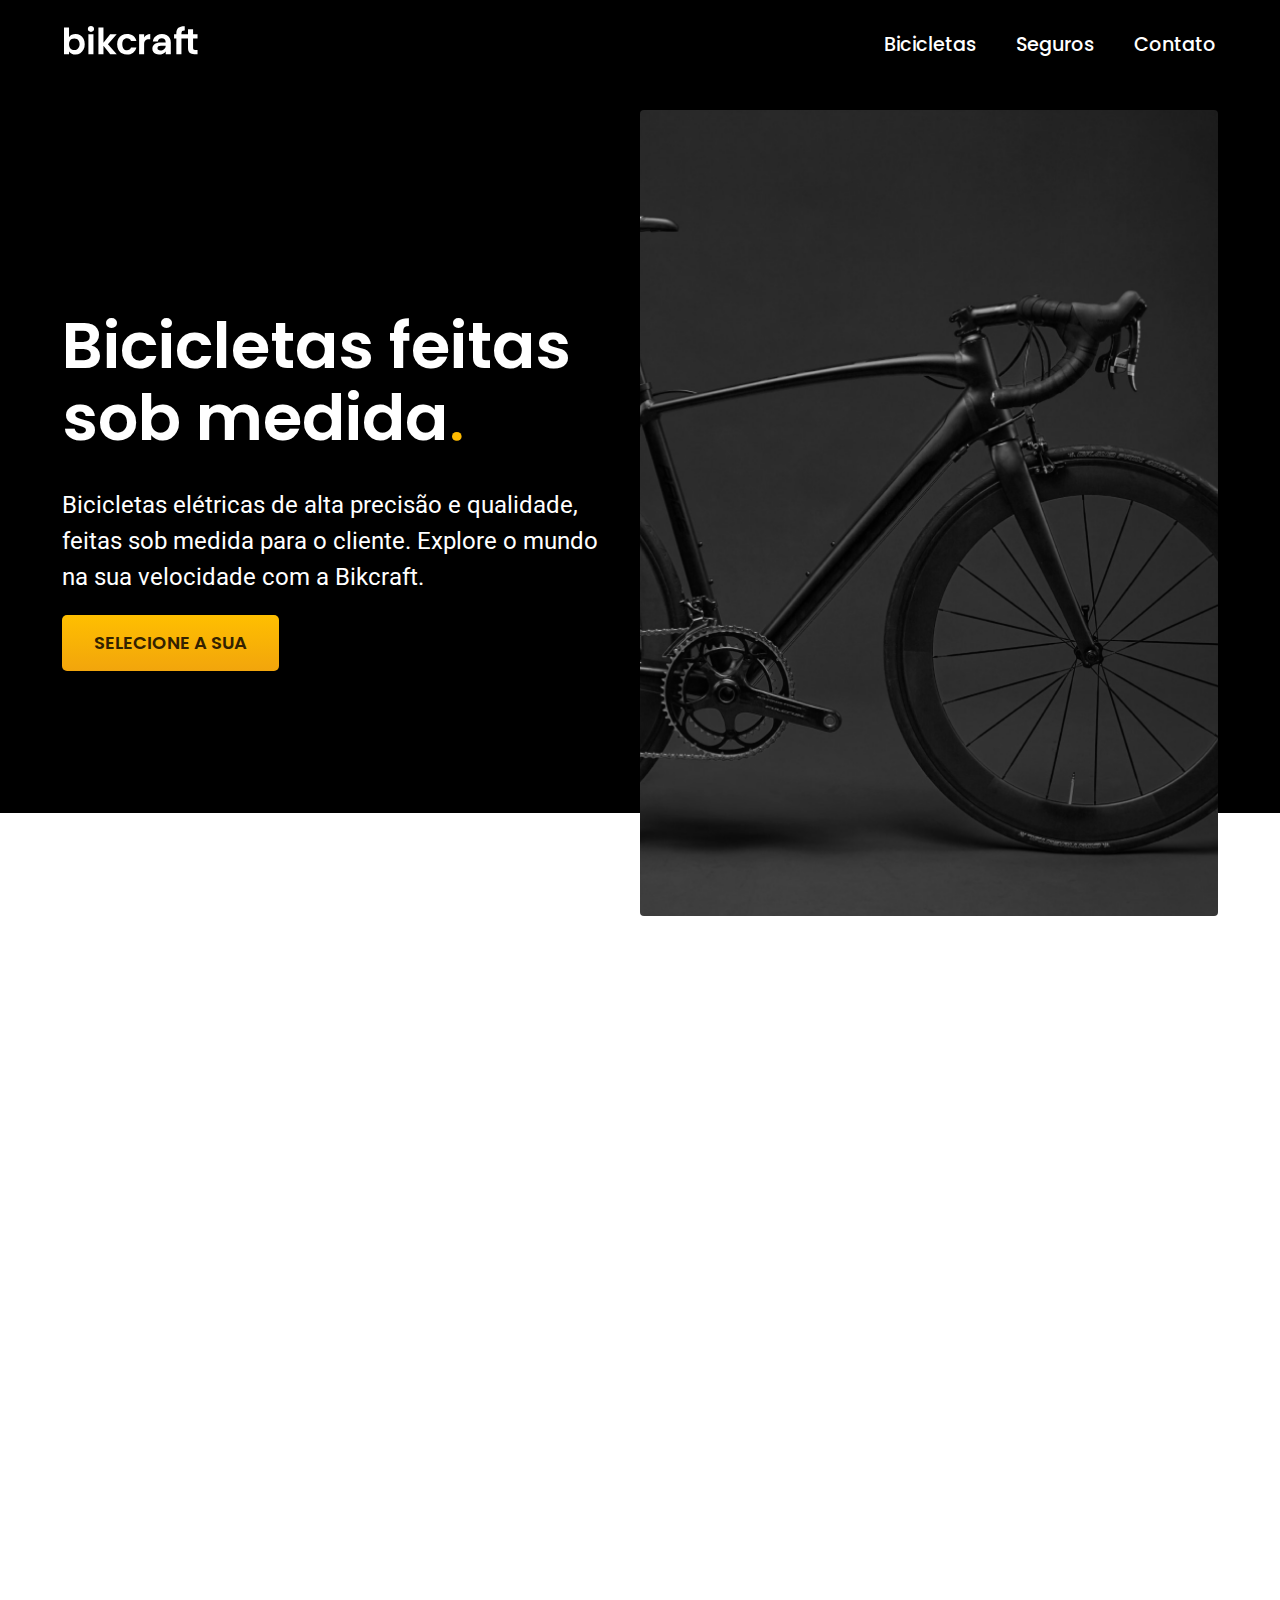
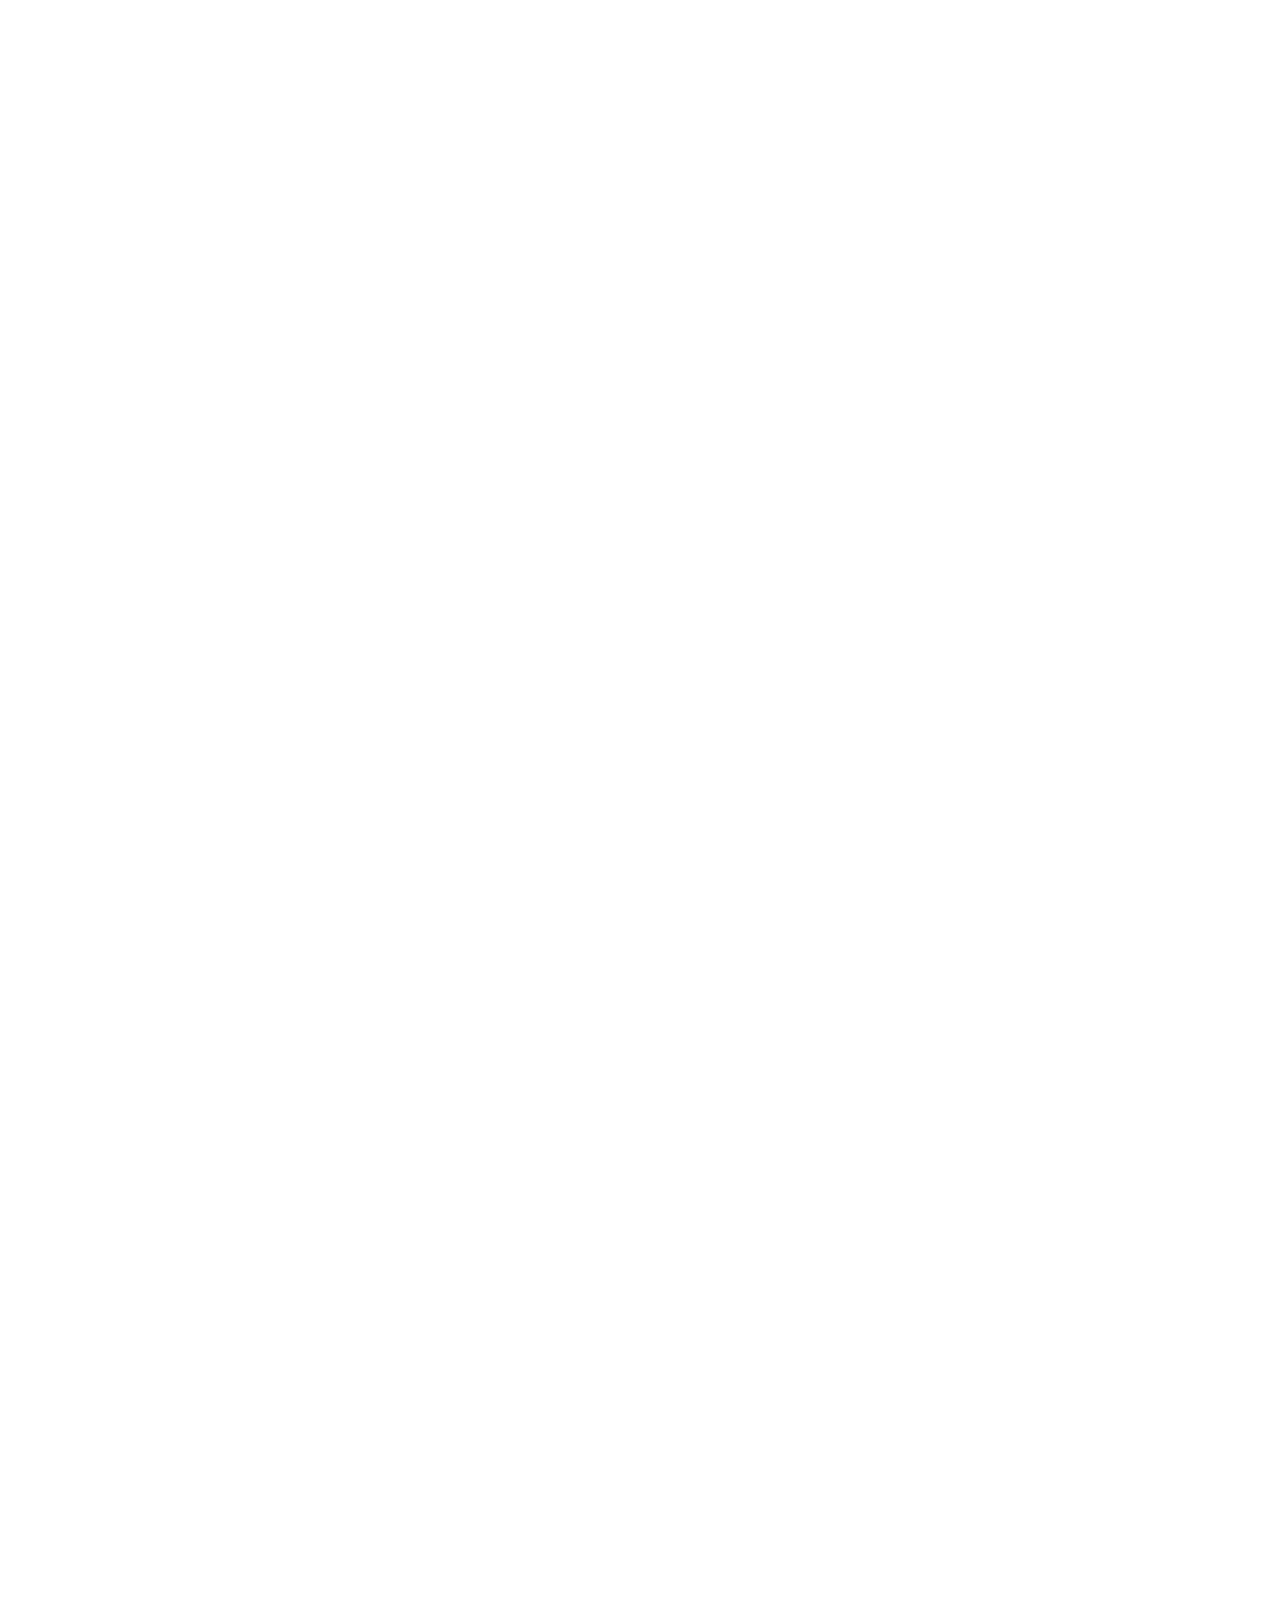
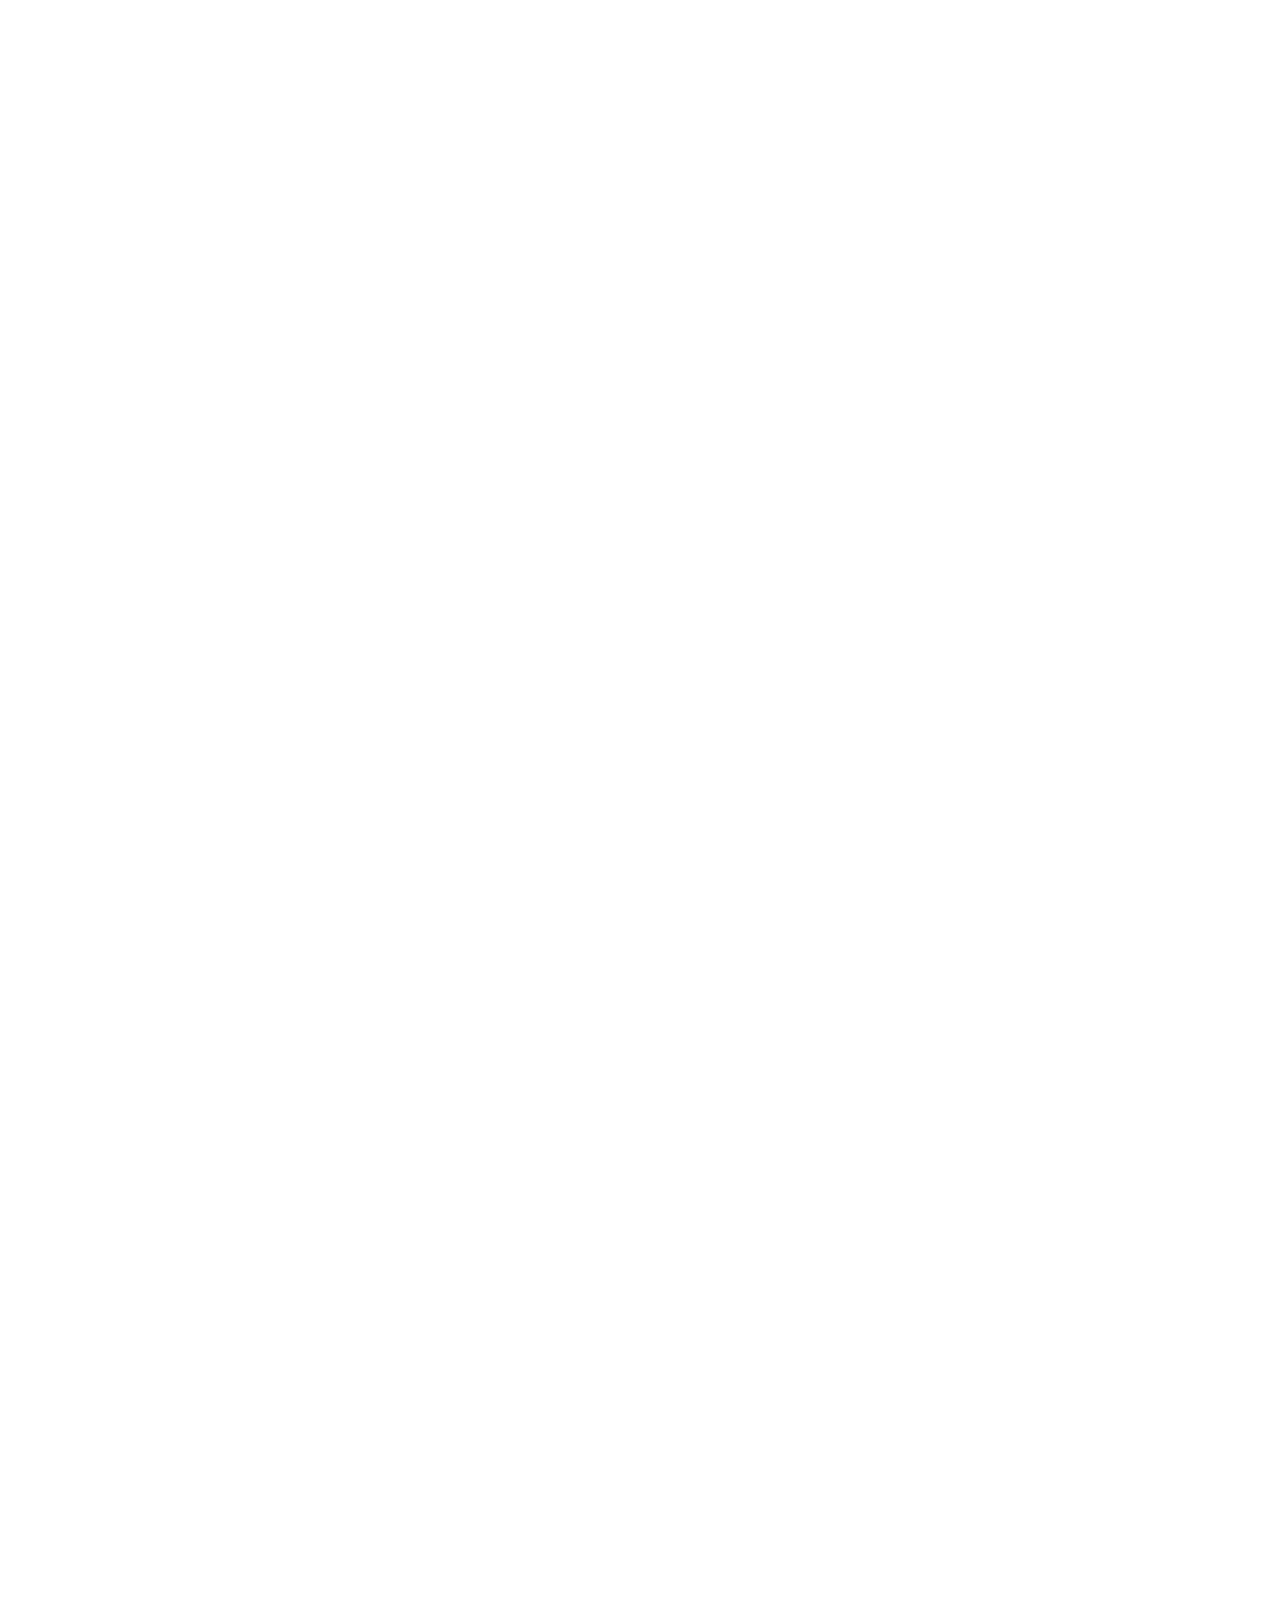
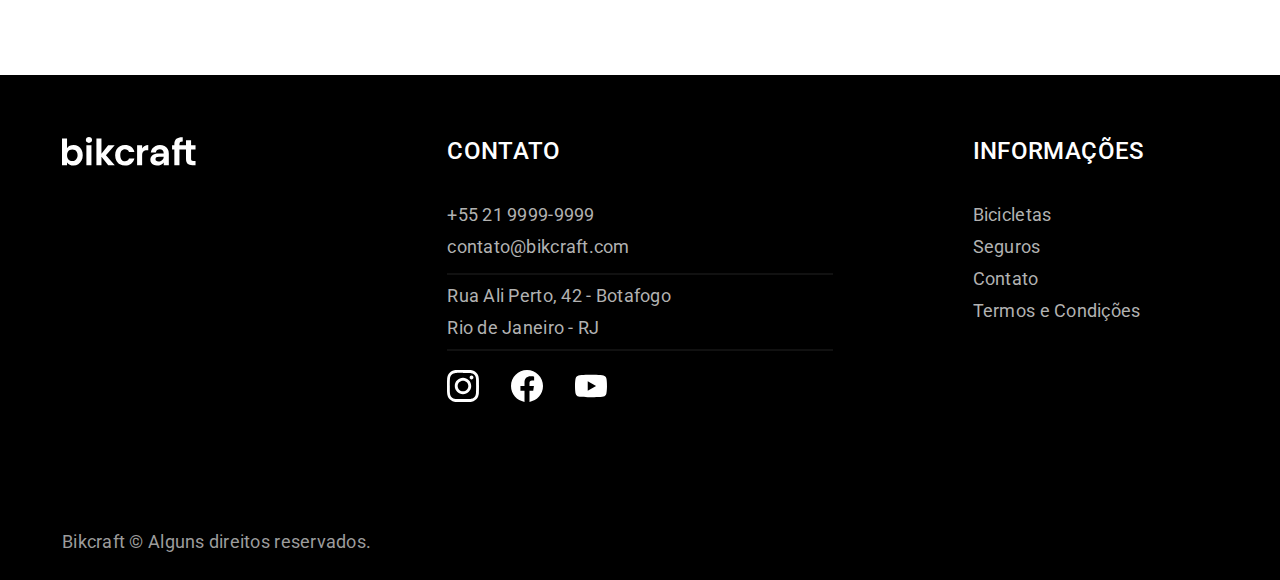
<file: index.html>
<!DOCTYPE html>
<html lang="pt-BR">

<head>
  <meta charset="UTF-8">
  <meta http-equiv="X-UA-Compatible" content="IE=edge">
  <meta name="viewport" content="width=device-width, initial-scale=1.0">
  <meta name="description" content="Bicicletas elétricas de alta precisão e qualidade, feitas sob medida para o cliente. Explore o mundo na sua velocidade com a Bikcraft.">
  <meta name="keywords" content="Bicicleta Bicicletas Bicicletas elétrica">
  <title>Bikcraft - home</title>
  <link rel="stylesheet" href="./css/style.css">
  <link rel="preconnect" href="https://fonts.googleapis.com">
  <link rel="preconnect" href="https://fonts.gstatic.com" crossorigin>
  <link href="https://fonts.googleapis.com/css2?family=Poppins:wght@400;500;600;700&family=Roboto:wght@400;500&display=swap" rel="stylesheet">
</head>

<body>
  <header class="header-bg" id="header">
    <div class="header">
      <a href="#header"><img src="./arquivos-cliente/bikcraft.svg" alt="logo"></a>
      <nav aria-label="primária">
        <ul class="header-menu">
          <li><a href="./bicicletas.html">Bicicletas</a></li>
          <li><a href="./seguros.html">Seguros</a></li>
          <li><a href="./contato.html">Contato</a></li>
        </ul>
      </nav>
    </div>
  </header>
  <main class="main-bg">
    <div class="main">
      <div class="main-content">
        <h1 data-anime="top" data-tempo="3000">Bicicletas feitas <br>
          sob medida<span class="ponto">.</span></h1>
        <p data-anime="top" data-tempo="2000">Bicicletas elétricas de alta precisão e qualidade, feitas sob medida para o cliente. Explore o mundo na sua velocidade com a Bikcraft.</p>
        <a href="" data-anime="top" data-tempo="1000">SELECIONE A SUA</a>
      </div>
      <div>
        <img class="" data-anime="right" data-tempo="1000" src="./arquivos-cliente/img-intro.png" alt="Bicicleta preta">
      </div>
    </div>
  </main>
  <section class="bicicletas-bg" data-scroll>
    <div class="bicicletas">
      <h1>escolha a sua<span class="ponto">.</span></h1>
      <div class="cards">

        <div class="card">
          <a href="./bicicletas/magic.html">
            <img src="./arquivos-cliente/fotos/bicicletas/bicicleta1.jpg" alt="">
            <h3>Magic Might</h3>
            <p>R$ 2499</p>
          </a>
        </div>


        <div class="card">
          <a href="./bicicletas/nimbus.html">
            <img src="./arquivos-cliente/fotos/bicicletas/bicicleta2.jpg" alt="">
            <h3>Nimbus Stark</h3>
            <p>R$ 4999</p>
          </a>
        </div>

        <div class="card">
          <a href="./bicicletas/nebula.html">
            <img src="./arquivos-cliente/fotos/bicicletas/bicicleta3.jpg" alt="">
            <h3>Nebula Cosmic</h3>
            <p>R$ 3999</p>
          </a>
        </div>
      </div>
    </div>
  </section>
  <section class="diferencial-bg" data-scroll>
    <div class="diferencial">
      <div class="diferencial-content">
        <h2>Tecnologia Avançada</h2>
        <h1>você escolhe as <br> suas cores e <br> componentes<span class="ponto">.</span></h1>
        <p>Cada Bikcraft é única e possui a sua identidade. As medidas serão exatas para o seu corpo e altura, garantindo maior conforto e ergonomia na sua pedalada. Você pode também personalizar completamente as suas cores.</p>
        <a href="">ESCOLHA UM MODELO</a>
        <div class="diferencial-descricao">
          <div class="diferencial-descricao-item">
            <img src="./arquivos-cliente/icones/bicicletas/eletrica.svg" alt="">
            <h3>Motor Elétrico</h3>
            <p>Toda Bikcraft é equipada com um motor elétrico que possui duração de até 120h. A bateria é recarregada com a sua energia gasta ao pedalar.</p>
          </div>

          <div class="diferencial-descricao-item">
            <img src="./arquivos-cliente/icones/bicicletas/rastreador.svg" alt="">
            <h3>Rastreador</h3>
            <p>Sabemos o quão preciosa é a sua Bikcraft, por isso adicionamos rastreadores e sistemas anti-furto para garantir o seu sossego.</p>
          </div>
          <div class="diferencial-descricao-item"></div>
        </div>
      </div>
      <div class="diferencial-imagem">
        <img src="./arquivos-cliente/fotos/gerais/diferencial.jpg" alt="">
      </div>
    </div>
  </section>
  <section class="parceiros-bg" data-scroll>
    <div class="parceiros">
      <div class="parceiros-content">
        <h2>nossos parceiros<span class="ponto">.</span></h2>
        <ul>
          <li><img src="./arquivos-cliente/parceiros/caravan.svg" alt=""></li>
          <li><img src="./arquivos-cliente/parceiros/ranek.svg" alt=""></li>
          <li><img src="./arquivos-cliente/parceiros/handel.svg" alt=""></li>
          <li><img src="./arquivos-cliente/parceiros/dogs.svg" alt=""></li>
          <li><img src="./arquivos-cliente/parceiros/lescone.svg" alt=""></li>
          <li><img src="./arquivos-cliente/parceiros/flexblog.svg" alt=""></li>
          <li><img src="./arquivos-cliente/parceiros/wildbeast.svg" alt=""></li>
          <li><img src="./arquivos-cliente/parceiros/surfbot.svg" alt=""></li>
        </ul>
      </div>
    </div>
  </section>
  <section class="depoimento" data-scroll>
    <div>
      <img src="./arquivos-cliente/fotos/gerais/depoimento.jpg" alt="">
    </div>
    <div class="depoimento-content">
      <blockquote>
        <p>Pedalar sempre foi a minha paixão, o que o pessoal da Bikcraft fez foi intensificar o meu amor por esta atividade. Recomendo à todos que amo.</p>
      </blockquote>
      <span>Ana Júlia</span>
    </div>
  </section>
  <section class="seguro-bg" data-scroll>
    <div class="seguro-content">
      <div class="seguro-planos">
        <h2>Seguros<span class="ponto">.</span></h2>
        <div class="plano-prata">
          <div class="">
            <h3>PRATA</h3>
            <ul>
              <li>Duas trocas por ano</li>
              <li>Assistência técnica</li>
              <li>Suporte 08h às 18h</li>
              <li>Cobertura estadual</li>
            </ul>
            <a href="">Inscreva-se</a>
          </div>
          <div>
            <p>R$ 199</p>
            <span>mensal</span>
          </div>
        </div>
        <div class="plano-ouro">
          <div class="">
            <h3>OURO</h3>
            <ul>
              <li>Duas trocas por ano</li>
              <li>Assistência técnica</li>
              <li>Suporte 08h às 18h</li>
              <li>Cobertura estadual</li>
              <li>Cobertura estadual</li>
              <li>Cobertura estadual</li>
            </ul>
            <a href="">Inscreva-se</a>
          </div>
          <div>
            <p>R$ 199</p>
            <span>mensal</span>
          </div>
        </div>
      </div>
  </section>
  <footer class="footer-bg">
    <div class="footer">
      <a href="#header"><img src="./arquivos-cliente/bikcraft.svg" alt="logo"></a>
      <div class="footer-contato">
        <h3>Contato</h3>
        <ul>
          <li><a href="tel:+55219999-9999">+55 21 9999-9999</a></li>
          <li><a href="mailto:contato@bikcraft.com?subject='link HTML'">contato@bikcraft.com</a></li>

          <li>Rua Ali Perto, 42 - Botafogo <br>
            Rio de Janeiro - RJ</li>
        </ul>
        <div class="footer-contato-social">
          <a href="https://www.instagram.com" target="_blank">
            <img src="./arquivos-cliente/icones/redes-sociais/instagram.svg" alt="">
          </a>
          <a href="https://www.facebook.com" target="_blank">
            <img src="./arquivos-cliente/icones/redes-sociais/facebook.svg" alt="">
          </a>
          <a href="https://www.youtube.com" target="_blank">
            <img src="./arquivos-cliente/icones/redes-sociais/youtube.svg" alt="">
          </a>
        </div>
      </div>
      <div class="footer-informacao">
        <h3>Informações</h3>
        <ul>
          <li><a href="./bicicletas.html">Bicicletas</a></li>
          <li><a href="./seguros.html">Seguros</a></li>
          <li><a href="./contato.html">Contato</a></li>
          <li><a href="./termos.html">Termos e Condições</a></li>
        </ul>
      </div>
    </div>
    <div class="footer-final">
      <p>Bikcraft © Alguns direitos reservados.</p>
    </div>
  </footer>
  <script src="./js/script.js"></script>
</body>

</html>
</file>
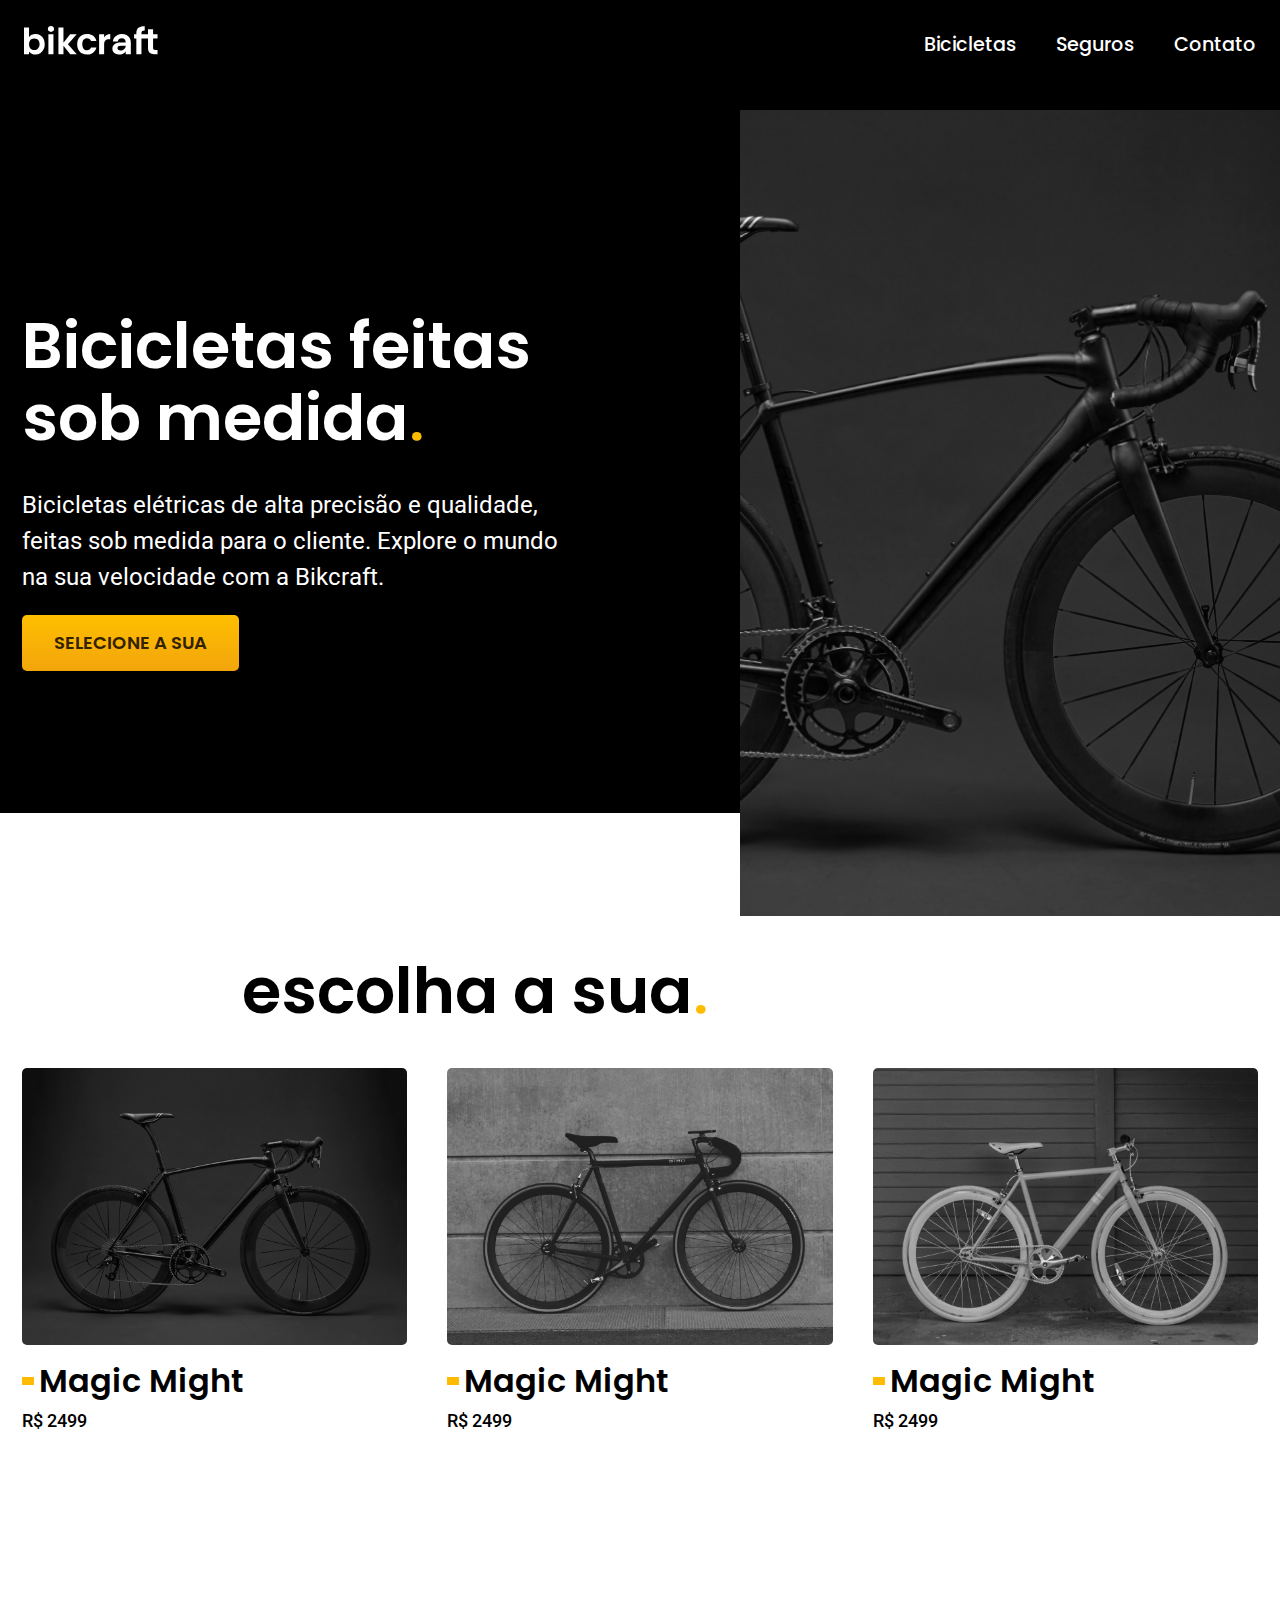
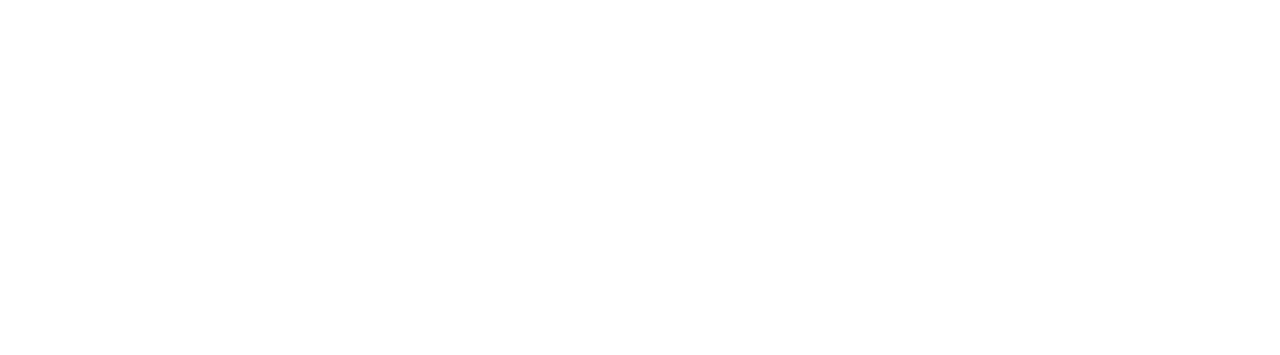
<file: Site completo/index.html>
<!DOCTYPE html>
<html lang="pt-BR">

<head>
  <meta charset="UTF-8">
  <meta http-equiv="X-UA-Compatible" content="IE=edge">
  <meta name="viewport" content="width=device-width, initial-scale=1.0">
  <title>Document</title>
  <link rel="stylesheet" href="./css/style.css">
  <link rel="preconnect" href="https://fonts.googleapis.com">
  <link rel="preconnect" href="https://fonts.gstatic.com" crossorigin>
  <link href="https://fonts.googleapis.com/css2?family=Poppins:wght@400;500;600;700&family=Roboto:wght@400;500&display=swap" rel="stylesheet">
</head>

<body>
  <header class="header-bg">
    <div class="header">
      <a href=""><img src="./arquivos-cliente/bikcraft.svg" alt="logo"></a>
      <nav aria-label="primária">
        <ul class="header-menu">
          <li><a href="">Bicicletas</a></li>
          <li><a href="">Seguros</a></li>
          <li><a href="">Contato</a></li>
        </ul>
      </nav>
    </div>
  </header>
  <main class="main-bg">
    <div class="main">
      <div class="main-content">
        <h1>Bicicletas feitas <br>
          sob medida<span class="ponto">.</span></h1>
        <p>Bicicletas elétricas de alta precisão e qualidade, feitas sob medida para o cliente. Explore o mundo na sua velocidade com a Bikcraft.</p>
        <a href="">SELECIONE A SUA</a>
      </div>
      <img class="" src="./arquivos-cliente/img-intro.png" alt="Bicicleta preta">
    </div>
  </main>
  <section class="bicicletas-bg">
    <div class="bicicletas">
      <h1>escolha a sua<span class="ponto">.</span></h1>
      <div class="cards">
        <div class="card">
          <img src="./arquivos-cliente/fotos/bicicletas/bicicleta1.jpg" alt="">
          <h3>Magic Might</h3>
          <p>R$ 2499</p>
        </div>

        <div class="card">
          <img src="./arquivos-cliente/fotos/bicicletas/bicicleta2.jpg" alt="">
          <h3>Magic Might</h3>
          <p>R$ 2499</p>
        </div>

        <div class="card">
          <img src="./arquivos-cliente/fotos/bicicletas/bicicleta3.jpg" alt="">
          <h3>Magic Might</h3>
          <p>R$ 2499</p>
        </div>
      </div>
    </div>

  </section>
</body>

</html>
</file>
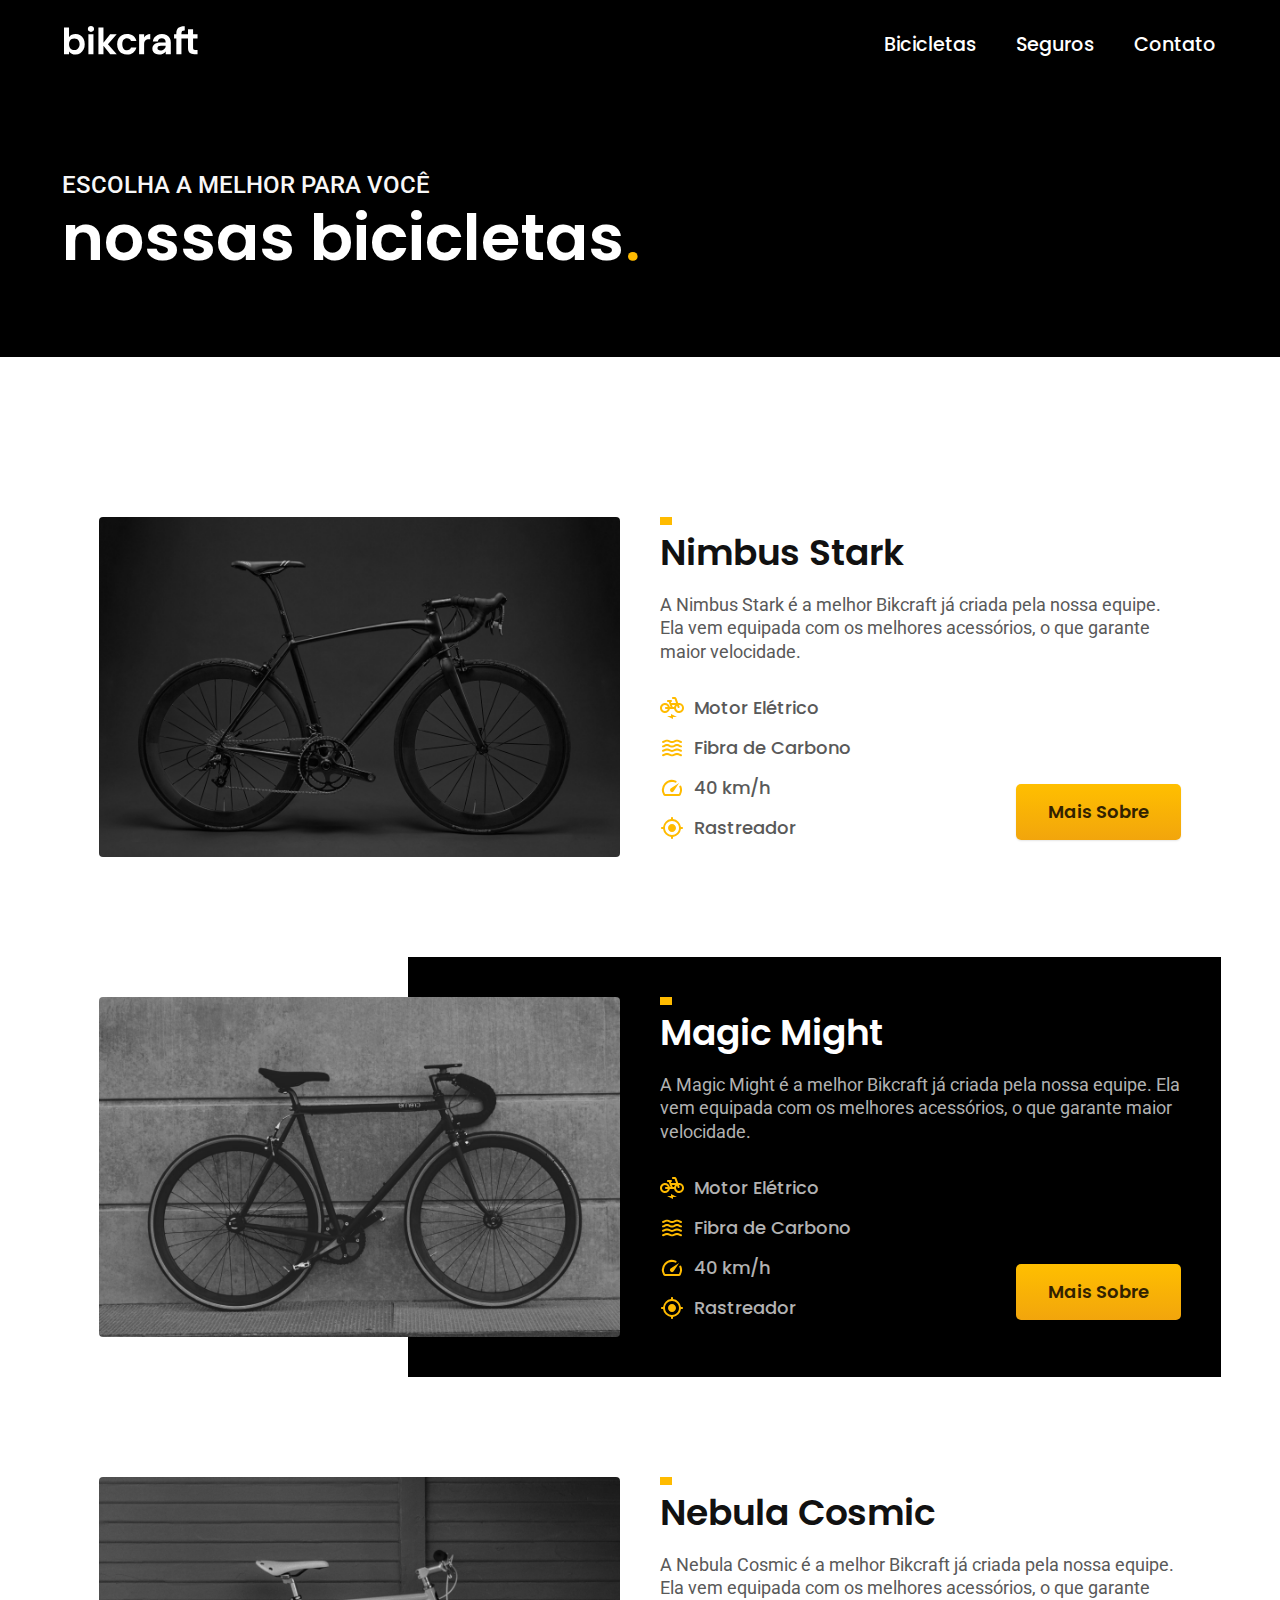
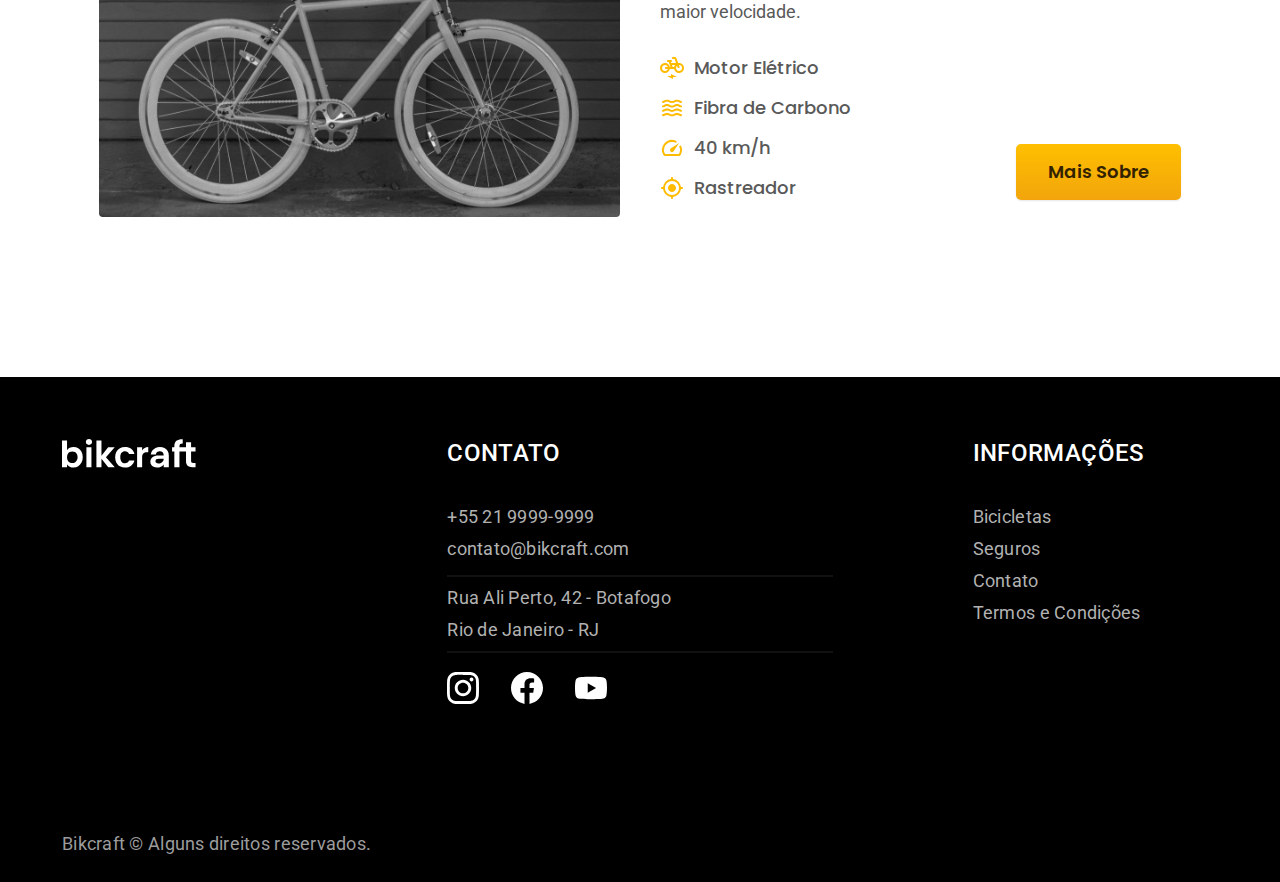
<file: bicicletas.html>
<!DOCTYPE html>
<html lang="en">

<head>
  <meta charset="UTF-8">
  <meta http-equiv="X-UA-Compatible" content="IE=edge">
  <meta name="viewport" content="width=device-width, initial-scale=1.0">
  <meta name="description" content="Termos e condições  Bikcraft">
  <meta name="keywords" content="Bikcraft Bicicleta Bicicletas Bicicletas elétrica Termos condiçoes">
  <title>Bikcraft - Bicicletas</title>
  <link rel="stylesheet" href="./css/style.css">
  <link rel="preconnect" href="https://fonts.googleapis.com">
  <link rel="preconnect" href="https://fonts.gstatic.com" crossorigin>
  <link href="https://fonts.googleapis.com/css2?family=Poppins:wght@400;500;600;700&family=Roboto:wght@400;500&display=swap" rel="stylesheet">
</head>

<body>
  <header class="header-bg">
    <div class="header">
      <a href="./index.html"><img src="./arquivos-cliente/bikcraft.svg" alt="logo"></a>
      <nav aria-label="primária">
        <ul class="header-menu">
          <li><a href="./bicicletas.html">Bicicletas</a></li>
          <li><a href="./seguros.html">Seguros</a></li>
          <li><a href="./contato.html">Contato</a></li>
        </ul>
      </nav>
    </div>
  </header>

  <section class="bicicletas-introducao-bg">
    <div class="bicicletas-introducao">
      <h2>Escolha a melhor para você</h2>
      <h1>nossas bicicletas<span class="ponto">.</span></h1>
    </div>
  </section>
  <main class="bicicletas-main-bg">
    <div class="bicicletas-main">
      <div class="bicicletas-main-item">
        <div class="bicicletas-main-item-imagem">
          <img src="./arquivos-cliente/fotos/bicicletas/bicicleta1.jpg" alt="">
        </div>
        <div class="bicicletas-main-item-content">
          <h3>Nimbus Stark</h3>
          <p>A Nimbus Stark é a melhor Bikcraft já criada pela nossa equipe. Ela vem equipada com os melhores acessórios, o que garante maior velocidade.</p>
          <div class="bicicletas-main-item-content-dividir">
            <ul>
              <li><img src="./arquivos-cliente/icones/bicicletas/eletrica.svg" alt="">Motor Elétrico</li>
              <li><img src="./arquivos-cliente/icones/bicicletas/carbono.svg" alt="">Fibra de Carbono</li>
              <li><img src="./arquivos-cliente/icones/bicicletas/velocidade.svg" alt="">40 km/h</li>
              <li><img src="./arquivos-cliente/icones/bicicletas/rastreador.svg" alt="">Rastreador</li>
            </ul>
            <a href="" class="botao">Mais Sobre</a>
          </div>
        </div>
      </div>

      <div class="bicicletas-main-item bicicletas-bg-dark">
        <div class="bicicletas-main-item-imagem ">
          <img src="./arquivos-cliente/fotos/bicicletas/bicicleta2.jpg" alt="">
        </div>
        <div class="bicicletas-main-item-content">
          <h3>Magic Might</h3>
          <p>A Magic Might é a melhor Bikcraft já criada pela nossa equipe. Ela vem equipada com os melhores acessórios, o que garante maior velocidade.</p>
          <div class="bicicletas-main-item-content-dividir">
            <ul>
              <li><img src="./arquivos-cliente/icones/bicicletas/eletrica.svg" alt="">Motor Elétrico</li>
              <li><img src="./arquivos-cliente/icones/bicicletas/carbono.svg" alt="">Fibra de Carbono</li>
              <li><img src="./arquivos-cliente/icones/bicicletas/velocidade.svg" alt="">40 km/h</li>
              <li><img src="./arquivos-cliente/icones/bicicletas/rastreador.svg" alt="">Rastreador</li>
            </ul>
            <a href="" class="botao">Mais Sobre</a>
          </div>
        </div>
      </div>

      <div class="bicicletas-main-item">
        <div class="bicicletas-main-item-imagem">
          <img src="./arquivos-cliente/fotos/bicicletas/bicicleta3.jpg" alt="">
        </div>
        <div class="bicicletas-main-item-content">
          <h3>Nebula Cosmic</h3>
          <p>A Nebula Cosmic é a melhor Bikcraft já criada pela nossa equipe. Ela vem equipada com os melhores acessórios, o que garante maior velocidade.</p>
          <div class="bicicletas-main-item-content-dividir">
            <ul>
              <li>
                <img src="./arquivos-cliente/icones/bicicletas/eletrica.svg" alt="">
                Motor Elétrico
              </li>
              <li>
                <img src="./arquivos-cliente/icones/bicicletas/carbono.svg" alt="">
                Fibra de Carbono
              </li>
              <li>
                <img src="./arquivos-cliente/icones/bicicletas/velocidade.svg" alt="">
                40 km/h
              </li>
              <li>
                <img src="./arquivos-cliente/icones/bicicletas/rastreador.svg" alt="">
                Rastreador
              </li>
            </ul>
            <a href="" class="botao">Mais Sobre</a>
          </div>
        </div>
      </div>


    </div>
  </main>
  <footer class="footer-bg">
    <div class="footer">
      <a href="#header"><img src="./arquivos-cliente/bikcraft.svg" alt="logo"></a>
      <div class="footer-contato">
        <h3>Contato</h3>
        <ul>
          <li><a href="tel:+55219999-9999">+55 21 9999-9999</a></li>
          <li><a href="mailto:contato@bikcraft.com?subject='link HTML'">contato@bikcraft.com</a></li>

          <li>Rua Ali Perto, 42 - Botafogo <br>
            Rio de Janeiro - RJ</li>
        </ul>
        <div class="footer-contato-social">
          <a href="https://www.instagram.com" target="_blank">
            <img src="./arquivos-cliente/icones/redes-sociais/instagram.svg" alt="">
          </a>
          <a href="https://www.facebook.com" target="_blank">
            <img src="./arquivos-cliente/icones/redes-sociais/facebook.svg" alt="">
          </a>
          <a href="https://www.youtube.com" target="_blank">
            <img src="./arquivos-cliente/icones/redes-sociais/youtube.svg" alt="">
          </a>
        </div>
      </div>
      <div class="footer-informacao">
        <h3>Informações</h3>
        <ul>
          <li><a href="./bicicletas.html">Bicicletas</a></li>
          <li><a href="./seguros.html">Seguros</a></li>
          <li><a href="./contato.html">Contato</a></li>
          <li><a href="./termos.html">Termos e Condições</a></li>
        </ul>
      </div>
    </div>
    <div class="footer-final">
      <p>Bikcraft © Alguns direitos reservados.</p>
    </div>
  </footer>
  <script src="./js/script.js"></script>
</body>

</html>
</file>
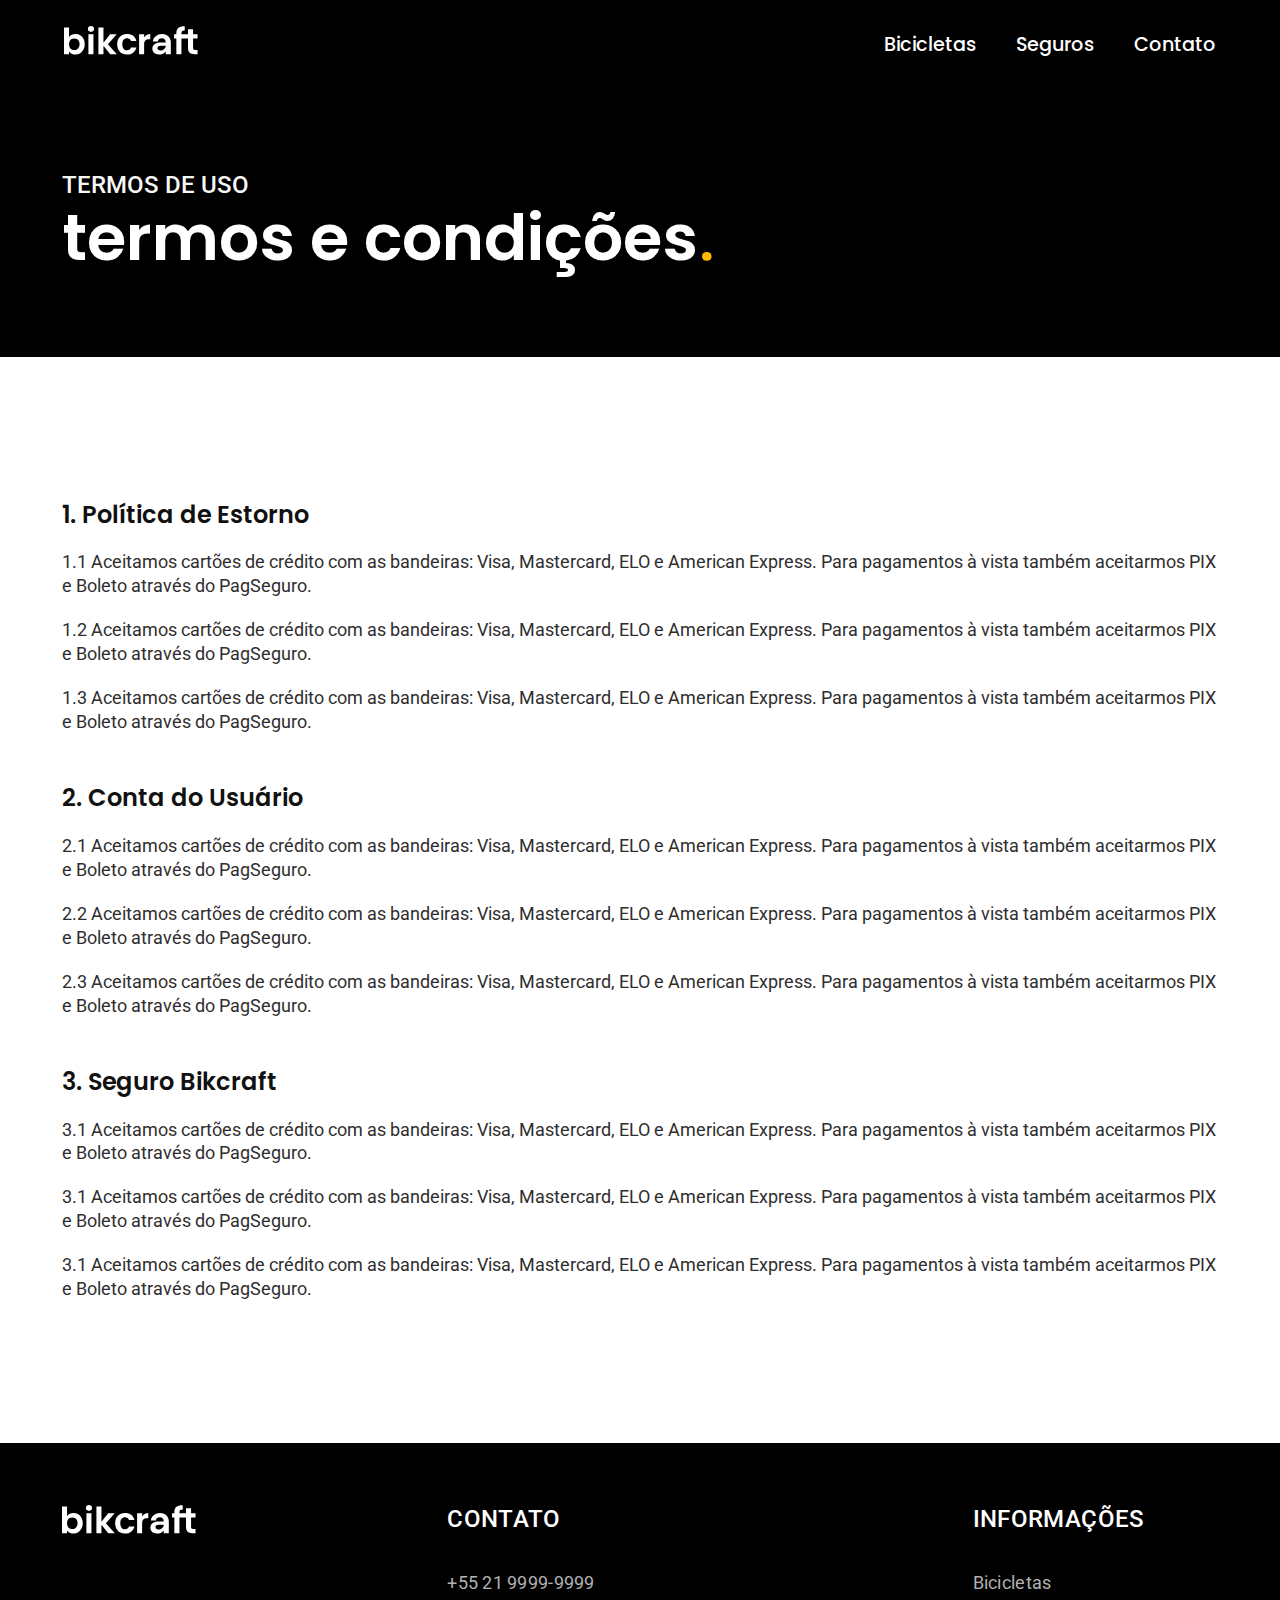
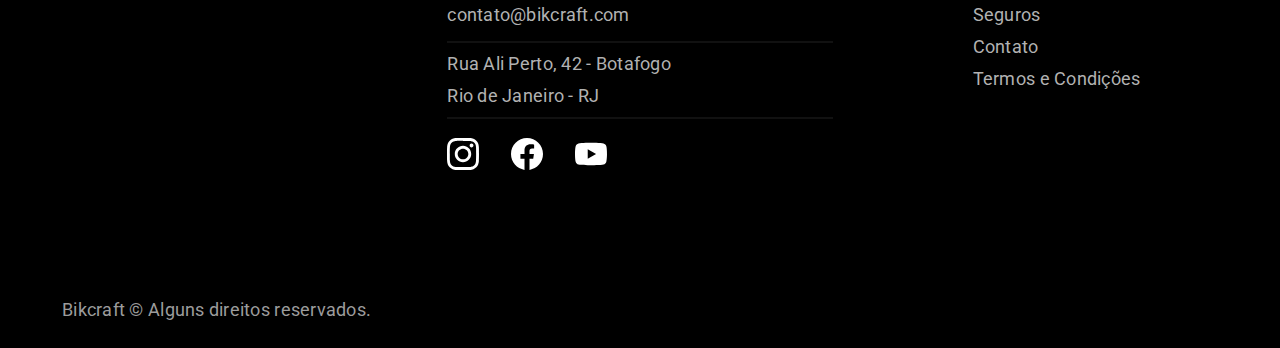
<file: termos.html>
<!DOCTYPE html>
<html lang="en">

<head>
  <meta charset="UTF-8">
  <meta http-equiv="X-UA-Compatible" content="IE=edge">
  <meta name="viewport" content="width=device-width, initial-scale=1.0">
  <meta name="description" content="Termos e condições  Bikcraft">
  <meta name="keywords" content="Bikcraft Bicicleta Bicicletas Bicicletas elétrica Termos condiçoes">
  <title>Bikcraft - Termos</title>
  <link rel="stylesheet" href="./css/style.css">
  <link rel="preconnect" href="https://fonts.googleapis.com">
  <link rel="preconnect" href="https://fonts.gstatic.com" crossorigin>
  <link href="https://fonts.googleapis.com/css2?family=Poppins:wght@400;500;600;700&family=Roboto:wght@400;500&display=swap" rel="stylesheet">
</head>

<body>
  <header class="header-bg">
    <div class="header">
      <a href="./index.html"><img src="./arquivos-cliente/bikcraft.svg" alt="logo"></a>
      <nav aria-label="primária">
        <ul class="header-menu">
          <li><a href="./bicicletas.html">Bicicletas</a></li>
          <li><a href="./seguros.html">Seguros</a></li>
          <li><a href="./contato.html">Contato</a></li>
        </ul>
      </nav>
    </div>
  </header>

  <section class="termos-introducao-bg">
    <div class="termos-introducao">
      <h2>termos de uso</h2>
      <h1>termos e condições<span class="ponto">.</span></h1>
    </div>
  </section>
  <main class="termos-main-bg">
    <div class="termos-main">
      <ul class="termos-main-lista">
        <li>
          <h2>1. Política de Estorno</h2>
          <ul class="termos-main-lista-item">
            <li>1.1 Aceitamos cartões de crédito com as bandeiras: Visa, Mastercard, ELO e American Express. Para pagamentos à vista também aceitarmos PIX e Boleto através do PagSeguro.</li>
            <li>
              1.2 Aceitamos cartões de crédito com as bandeiras: Visa, Mastercard, ELO e American Express. Para pagamentos à vista também aceitarmos PIX e Boleto através do PagSeguro.</li>
            <li>1.3 Aceitamos cartões de crédito com as bandeiras: Visa, Mastercard, ELO e American Express. Para pagamentos à vista também aceitarmos PIX e Boleto através do PagSeguro.</li>
          </ul>
        </li>

        <li>
          <h2>2. Conta do Usuário</h2>
          <ul class="termos-main-lista-item">
            <li>2.1 Aceitamos cartões de crédito com as bandeiras: Visa, Mastercard, ELO e American Express. Para pagamentos à vista também aceitarmos PIX e Boleto através do PagSeguro.</li>
            <li>
              2.2 Aceitamos cartões de crédito com as bandeiras: Visa, Mastercard, ELO e American Express. Para pagamentos à vista também aceitarmos PIX e Boleto através do PagSeguro.
            </li>
            <li>2.3 Aceitamos cartões de crédito com as bandeiras: Visa, Mastercard, ELO e American Express. Para pagamentos à vista também aceitarmos PIX e Boleto através do PagSeguro.</li>
          </ul>
        </li>

        <li>
          <h2>3. Seguro Bikcraft</h2>
          <ul class="termos-main-lista-item">
            <li>3.1 Aceitamos cartões de crédito com as bandeiras: Visa, Mastercard, ELO e American Express. Para pagamentos à vista também aceitarmos PIX e Boleto através do PagSeguro.
            </li>
            <li>3.1 Aceitamos cartões de crédito com as bandeiras: Visa, Mastercard, ELO e American Express. Para pagamentos à vista também aceitarmos PIX e Boleto através do PagSeguro.
            </li>
            <li>3.1 Aceitamos cartões de crédito com as bandeiras: Visa, Mastercard, ELO e American Express. Para pagamentos à vista também aceitarmos PIX e Boleto através do PagSeguro.
            </li>

          </ul>
        </li>

      </ul>
    </div>
  </main>

  <footer class="footer-bg">
    <div class="footer">
      <a href="#header"><img src="./arquivos-cliente/bikcraft.svg" alt="logo"></a>
      <div class="footer-contato">
        <h3>Contato</h3>
        <ul>
          <li><a href="tel:+55219999-9999">+55 21 9999-9999</a></li>
          <li><a href="mailto:contato@bikcraft.com?subject='link HTML'">contato@bikcraft.com</a></li>

          <li>Rua Ali Perto, 42 - Botafogo <br>
            Rio de Janeiro - RJ</li>
        </ul>
        <div class="footer-contato-social">
          <a href="https://www.instagram.com" target="_blank">
            <img src="./arquivos-cliente/icones/redes-sociais/instagram.svg" alt="">
          </a>
          <a href="https://www.facebook.com" target="_blank">
            <img src="./arquivos-cliente/icones/redes-sociais/facebook.svg" alt="">
          </a>
          <a href="https://www.youtube.com" target="_blank">
            <img src="./arquivos-cliente/icones/redes-sociais/youtube.svg" alt="">
          </a>
        </div>
      </div>
      <div class="footer-informacao">
        <h3>Informações</h3>
        <ul>
          <li><a href="./bicicletas.html">Bicicletas</a></li>
          <li><a href="./seguros.html">Seguros</a></li>
          <li><a href="./contato.html">Contato</a></li>
          <li><a href="./termos.html">Termos e Condições</a></li>
        </ul>
      </div>
    </div>
    <div class="footer-final">
      <p>Bikcraft © Alguns direitos reservados.</p>
    </div>
  </footer>
  <script src="./js/script.js"></script>
</body>

</html>
</file>
<file: css/style.css>
@import url("./global.css");
@import url("./animacao.css");
@import url("./header.css");
@import url("./main.css");
@import url("./bicicletas.css");
@import url("./diferencial.css");
@import url("./parceiros.css");
@import url("./depoimento.css");
@import url("./seguro.css");
@import url("./footer.css");

/* termos */
@import url("./termos/termos.css");

/* bicicletas */
@import url("./bicicletas/bicicletas.css");
</file>
<file: Site completo/css/style.css>
@import url("./global.css");
@import url("./header.css");
@import url("./main.css");
@import url("./bicicletas.css");
</file>
